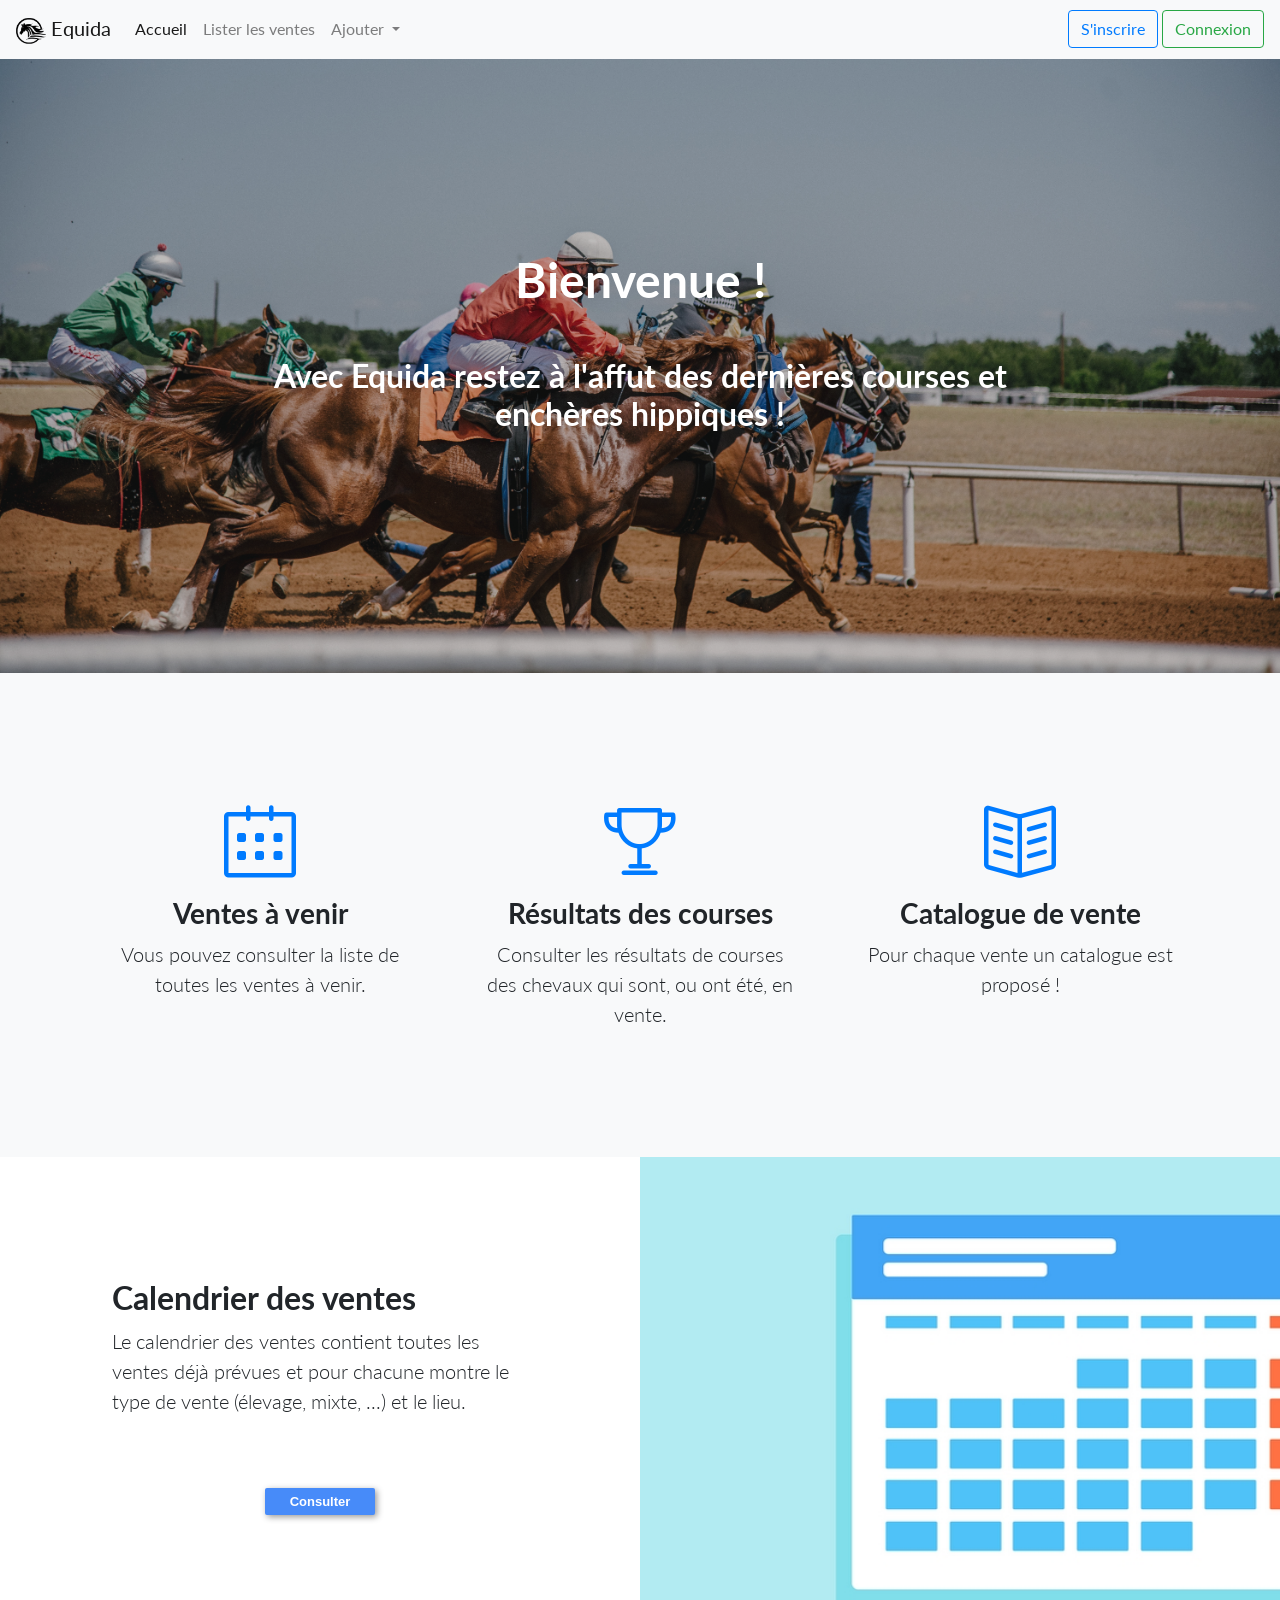
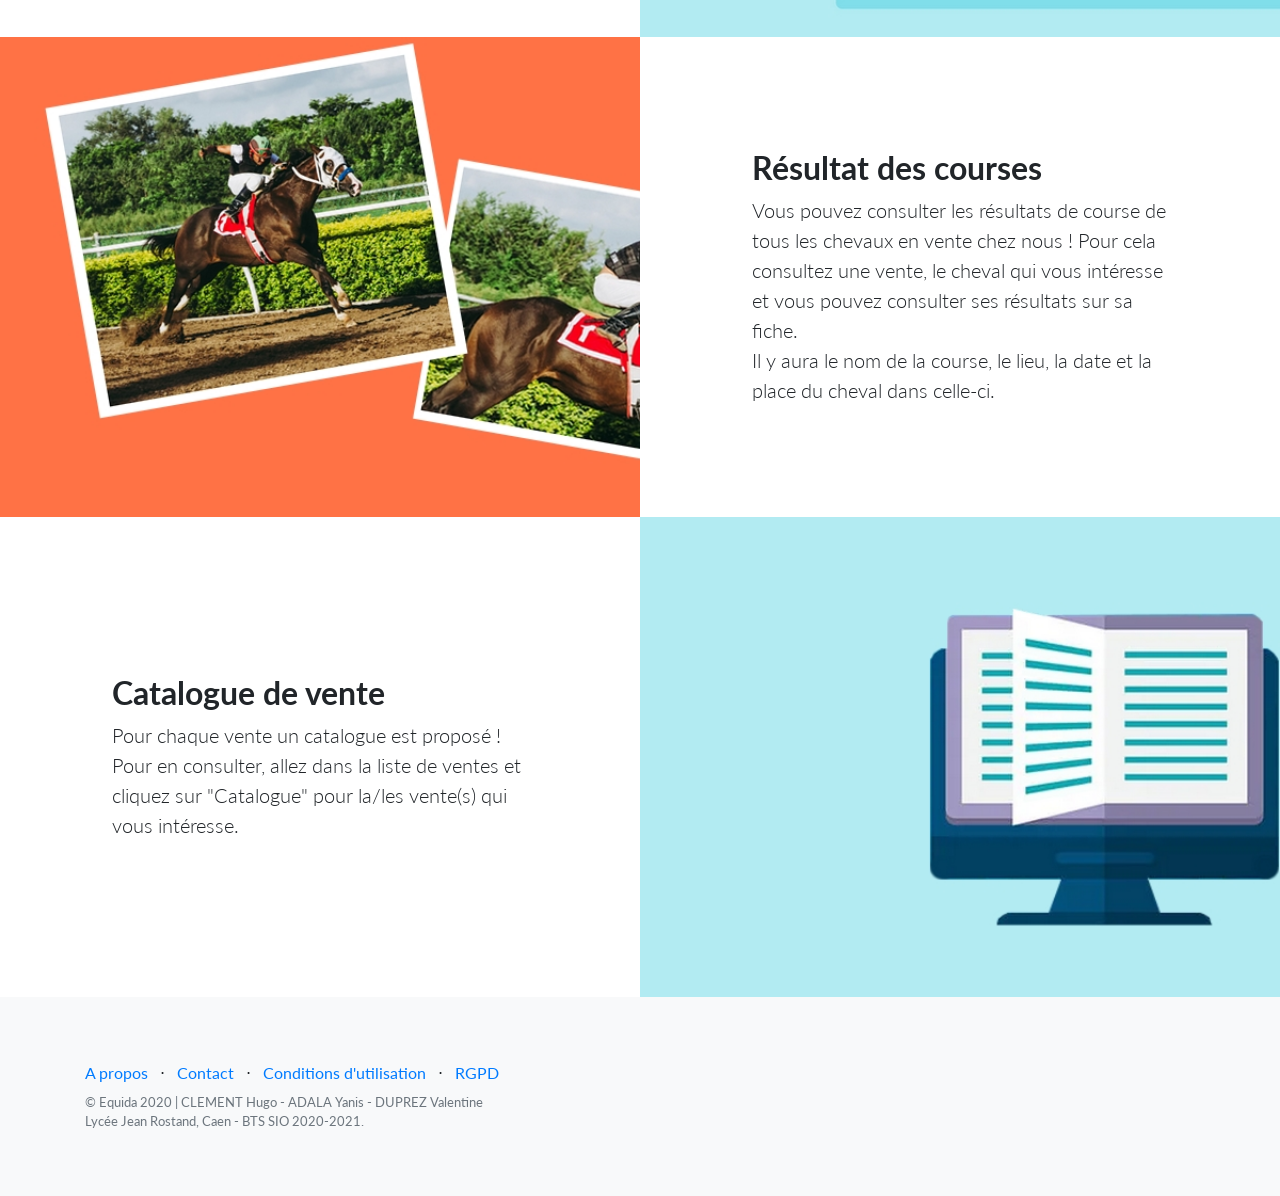
<file: web/index.html>
<!DOCTYPE html>
<html lang="en">

<head>

  <meta charset="utf-8">
  <meta name="viewport" content="width=device-width, initial-scale=1, shrink-to-fit=no">
  <meta name="description" content="">
  <meta name="author" content="">

  <title>Equida - Accueil</title>

  <!-- Bootstrap core CSS -->
  <link href="vendor/bootstrap/css/bootstrap.min.css" rel="stylesheet">

  <!-- Custom fonts for this template -->
  <link href="vendor/fontawesome-free/css/all.min.css" rel="stylesheet">
  <link href="vendor/simple-line-icons/css/simple-line-icons.css" rel="stylesheet" type="text/css">
  <link href="https://fonts.googleapis.com/css?family=Lato:300,400,700,300italic,400italic,700italic" rel="stylesheet" type="text/css">

  <!-- Custom styles for this template -->
  <link href="css/landing-page.min.css" rel="stylesheet">
  <link href="css/landing-page.css" rel="stylesheet">

</head>

<body>

  <!-- Navigation -->
  <nav class="navbar navbar-expand-lg navbar-light bg-light">
  <a class="navbar-brand" href="#">
      <img src="img/Logo2.png" alt="logo cheval" height="30" width="30">
          Equida</a>
  <button class="navbar-toggler" type="button" data-toggle="collapse" data-target="#navbarSupportedContent" aria-controls="navbarSupportedContent" aria-expanded="false" aria-label="Toggle navigation">
    <span class="navbar-toggler-icon"></span>
  </button>

  <div class="collapse navbar-collapse" id="navbarSupportedContent">
    <ul class="navbar-nav mr-auto">
      <li class="nav-item active">
        <a class="nav-link" href="index.html">Accueil <span class="sr-only">(current)</span></a>
      </li>
      <li class="nav-item">
        <a class="nav-link" href="ServletVentes/listerLesVentes">Lister les ventes</a>
      </li>
      <li class="nav-item dropdown">
        <a class="nav-link dropdown-toggle" href="#" id="navbarDropdown" role="button" data-toggle="dropdown" aria-haspopup="true" aria-expanded="false">
          Ajouter
        </a>
        <div class="dropdown-menu" aria-labelledby="navbarDropdown">
          <a class="dropdown-item" href="ServletClient/ajouterClient">Ajouter Client</a>
          <a class="dropdown-item" href="ServletCheval/ajouterCheval">Ajouter Cheval</a>
          <a class="dropdown-item" href="ServletAdmin/ajouterTypeCheval">Ajouter Type Cheval</a>
          <a class="dropdown-item" href="ServletAdmin/ajouterCategVente">Ajouter Catégorie</a>
          <a class="dropdown-item" href="ServletAdmin/ajouterPays">Ajouter Pays</a>
          <a class="dropdown-item" href="ServletAdmin/ajouterLieux">Ajouter Lieux</a>
        </div>
      </li>
    </ul>
      <form class="form-inline my-2 my-lg-0">
      <ul class="form-inline my-2 my-lg-0">
       <a type="button" class="btn btn-outline-primary" href="inscription.html">S'inscrire </a> &nbsp;
       <a type="button" class="btn btn-outline-success" href="connexion.html">Connexion </a>
      </ul>
      </form>
  </div>
        
</nav>


  <!-- Masthead -->
  <header class="masthead text-white text-center">
    <div class="overlay"></div>
    <div class="container">
      <div class="row">
        <div class="col-xl-9 mx-auto">
          <h1 class="mb-5">Bienvenue !</h1>
          <h2 class="mb-5">Avec Equida restez à l'affut des dernières courses et enchères hippiques !</h2>
        </div>
        <div class="col-md-10 col-lg-8 col-xl-7 mx-auto">
          <!--<form>
            <div class="form-row">
              <div class="col-12 col-md-9 mb-2 mb-md-0">
                <input type="email" class="form-control form-control-lg" placeholder="Enter your email...">
              </div>
              <div class="col-12 col-md-3">
                <button type="submit" class="btn btn-block btn-lg btn-primary">Sign up!</button>
              </div>
            </div>
          </form>-->
        </div>
      </div>
    </div>
  </header>

  <!-- Icons Grid -->
  <section class="features-icons bg-light text-center">
    <div class="container">
      <div class="row">
        <div class="col-lg-4">
          <div class="features-icons-item mx-auto mb-5 mb-lg-0 mb-lg-3">
            <div class="features-icons-icon d-flex">
              <i class="icon-calendar m-auto text-primary"></i>
            </div>
            <h3>Ventes à venir</h3>
            <p class="lead mb-0">Vous pouvez consulter la liste de toutes les ventes à venir.</p>
          </div>
        </div>
        <div class="col-lg-4">
          <div class="features-icons-item mx-auto mb-5 mb-lg-0 mb-lg-3">
            <div class="features-icons-icon d-flex">
              <i class="icon-trophy m-auto text-primary"></i>
            </div>
            <h3>Résultats des courses</h3>
            <p class="lead mb-0">Consulter les résultats de courses des chevaux qui sont, ou ont été, en vente.</p>
          </div>
        </div>
        <div class="col-lg-4">
          <div class="features-icons-item mx-auto mb-0 mb-lg-3">
            <div class="features-icons-icon d-flex">
              <i class="icon-book-open m-auto text-primary"></i>
            </div>
            <h3>Catalogue de vente</h3>
            <p class="lead mb-0">Pour chaque vente un catalogue est proposé !</p>
          </div>
        </div>
      </div>
    </div>
  </section>

  <!-- Image Showcases -->
  <section class="showcase">
    <div class="container-fluid p-0">
      <div class="row no-gutters">

        <div class="col-lg-6 order-lg-2 text-white showcase-img" style="background-image: url('img/bg-showcase-1.jpg');"></div>
        <div class="col-lg-6 order-lg-1 my-auto showcase-text">
          <h2>Calendrier des ventes</h2>
          <p class="lead mb-0">Le calendrier des ventes contient toutes les ventes déjà prévues et pour chacune montre le type de vente (élevage, mixte, ...) et le lieu.</p>
          <br><br><br>

          <button class="btBleu" style="display: block; margin : auto; " onclick="window.location.href = 'ServletVentes/CalendrierVentes';">Consulter</button>

        </div>
      </div>
      <div class="row no-gutters">
        <div class="col-lg-6 text-white showcase-img" style="background-image: url('img/bg-showcase-2.jpg');"></div>
        <div class="col-lg-6 my-auto showcase-text">
          <h2>Résultat des courses</h2>
          <p class="lead mb-0">Vous pouvez consulter les résultats de course de tous les chevaux en vente chez nous ! Pour cela consultez une vente, le cheval qui vous intéresse et vous pouvez consulter ses résultats sur sa fiche. <br> Il y aura le nom de la course, le lieu, la date et la place du cheval dans celle-ci.</p>
        </div>
      </div>
      <div class="row no-gutters">
        <div class="col-lg-6 order-lg-2 text-white showcase-img" style="background-image: url('img/bg-showcase-3.jpg');"></div>
        <div class="col-lg-6 order-lg-1 my-auto showcase-text">
          <h2>Catalogue de vente</h2>
          <p class="lead mb-0">Pour chaque vente un catalogue est proposé ! <br> Pour en consulter, allez dans la liste de ventes et cliquez sur "Catalogue" pour la/les vente(s) qui vous intéresse.</p>
        </div>
      </div>
    </div>
  </section>


  <!-- Call to Action -->
  <!--<section class="call-to-action text-white text-center">
    <div class="overlay"></div>
    <div class="container">
      <div class="row">
        <div class="col-xl-9 mx-auto">
          <h2 class="mb-4">Ready to get started? Sign up now!</h2>
        </div>
        <div class="col-md-10 col-lg-8 col-xl-7 mx-auto">
          <form>
            <div class="form-row">
              <div class="col-12 col-md-9 mb-2 mb-md-0">
                <input type="email" class="form-control form-control-lg" placeholder="Enter your email...">
              </div>
              <div class="col-12 col-md-3">
                <button type="submit" class="btn btn-block btn-lg btn-primary">Sign up!</button>
              </div>
            </div>
          </form>
        </div>
      </div>
    </div>
  </section>
  -->

  <!-- Footer -->
  <footer class="footer bg-light">
    <div class="container">
      <div class="row">
        <div class="col-lg-6 h-100 text-center text-lg-left my-auto">
          <ul class="list-inline mb-2">
            <li class="list-inline-item">
              <a href="#">A propos</a>
            </li>
            <li class="list-inline-item">&sdot;</li>
            <li class="list-inline-item">
              <a href="#">Contact</a>
            </li>
            <li class="list-inline-item">&sdot;</li>
            <li class="list-inline-item">
              <a href="#">Conditions d'utilisation</a>
            </li>
            <li class="list-inline-item">&sdot;</li>
            <li class="list-inline-item">
              <a href="#">RGPD</a>
            </li>
          </ul>
          <p class="text-muted small mb-4 mb-lg-0">&copy; Equida 2020 | CLEMENT Hugo - ADALA Yanis - DUPREZ Valentine <br> Lycée Jean Rostand, Caen - BTS SIO 2020-2021.</p>
        </div>
        
      </div>
    </div>
  </footer>
    </body>
</html>

  <!-- Bootstrap core JavaScript -->
  <script src="vendor/jquery/jquery.min.js"></script>
  <script src="vendor/bootstrap/js/bootstrap.bundle.min.js"></script>

</body>

</html>
</file>
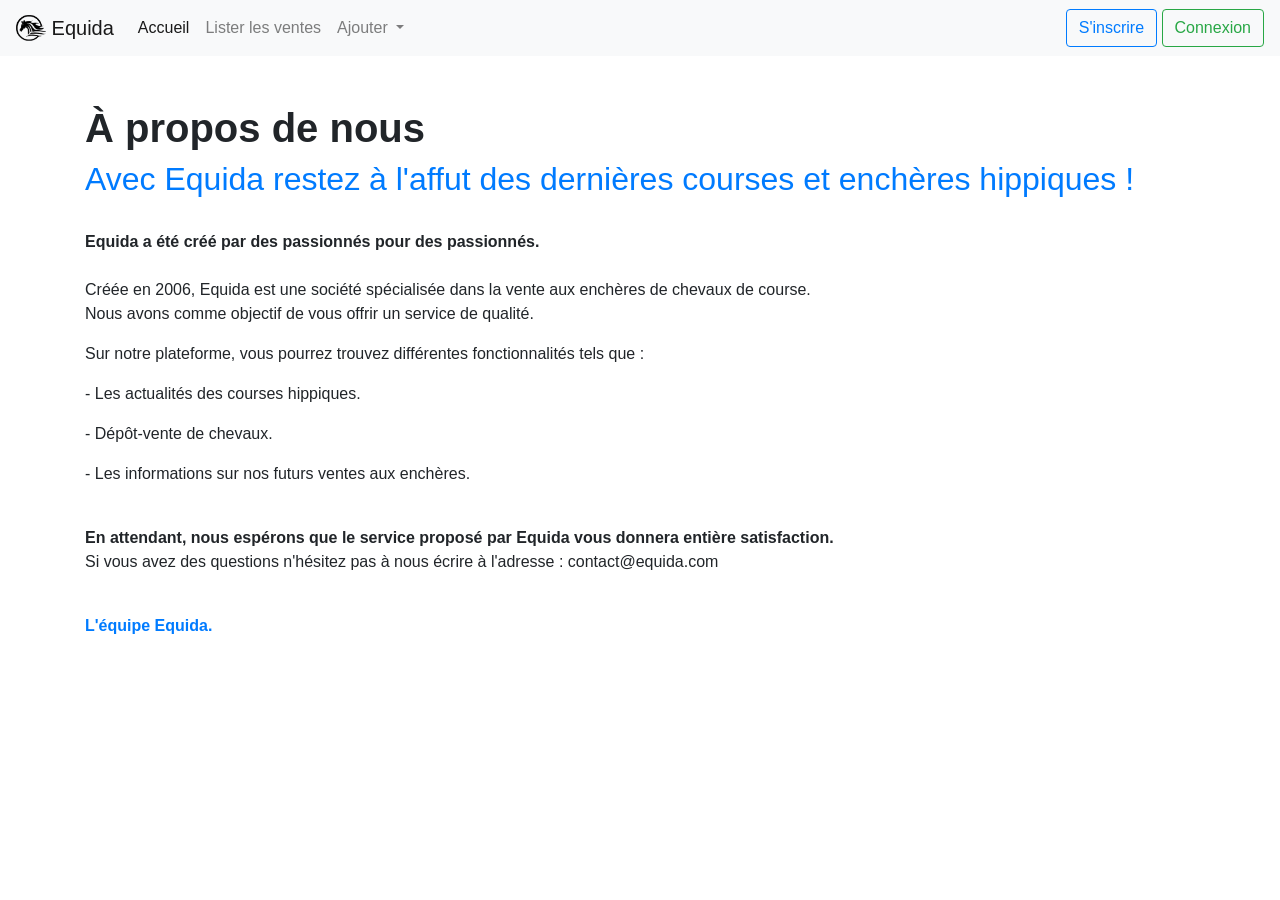
<file: web/A_propos.html>
<!DOCTYPE html>
<!--
To change this license header, choose License Headers in Project Properties.
To change this template file, choose Tools | Templates
and open the template in the editor.
-->
<html>
    <head>
        <title>A propos</title>
        <meta charset="UTF-8">
        <meta name="viewport" content="width=device-width, initial-scale=1, shrink-to-fit=no">
        <!--<LINK href="stylesheet.css" rel="stylesheet" type="text/css">-->
    </head>
    <body>        
       
       <link rel="stylesheet" href="https://stackpath.bootstrapcdn.com/bootstrap/4.5.2/css/bootstrap.min.css" integrity="sha384-JcKb8q3iqJ61gNV9KGb8thSsNjpSL0n8PARn9HuZOnIxN0hoP+VmmDGMN5t9UJ0Z" crossorigin="anonymous">

    <nav class="navbar navbar-expand-lg navbar-light bg-light">
        <a class="navbar-brand" href="index.html">
            <img src="vues/img/Logo2.png" width="30" height="30" class="d-inline-block align-top" alt="ilg">
            Equida
        </a>
  <button class="navbar-toggler" type="button" data-toggle="collapse" data-target="#navbarSupportedContent" aria-controls="navbarSupportedContent" aria-expanded="false" aria-label="Toggle navigation">
    <span class="navbar-toggler-icon"></span>
  </button>

  <div class="collapse navbar-collapse" id="navbarSupportedContent">
    <ul class="navbar-nav mr-auto">
      <li class="nav-item active">
        <a class="nav-link" href="index.html">Accueil <span class="sr-only">(current)</span></a>
      </li>
      <li class="nav-item">
        <a class="nav-link" href="ServletVentes/listerLesVentes">Lister les ventes</a>
      </li>
      <li class="nav-item dropdown">
        <a class="nav-link dropdown-toggle" href="#" id="navbarDropdown" role="button" data-toggle="dropdown" aria-haspopup="true" aria-expanded="false">
          Ajouter
        </a>
        <div class="dropdown-menu" aria-labelledby="navbarDropdown">
          <a class="dropdown-item" href="ServletClient/ajouterClient">Ajouter Client</a>
          <a class="dropdown-item" href="ServletCheval/ajouterCheval">Ajouter Cheval</a>
          <a class="dropdown-item" href="ServletAdmin/ajouterCategVente">Ajouter Catégorie</a>
           
        </div>
      </li>
    </ul>
      
      <form class="form-inline my-2 my-lg-0">
      <ul class="form-inline my-2 my-lg-0">
       <a type="button" class="btn btn-outline-primary" href="inscription.html">S'inscrire </a> &nbsp;
       <a type="button" class="btn btn-outline-success" href="connexion.html">Connexion </a>
       
      </ul>
      
  
      
  </div>
</nav>
                      </br>

      
       <section>
           <div class="container">
               
               </br>
               
               <h1> <b> À propos de nous </b></h1>

<h2 class="text-primary"> Avec Equida restez à l'affut des dernières courses et enchères hippiques !</h2>
</br>
<aside> 
    <b> Equida a été créé par des passionnés pour des passionnés.</b>

</aside>
</br>

<aside>
    
    <p> Créée en 2006, Equida est une société spécialisée dans la vente aux enchères de chevaux de course.</br> Nous avons comme objectif de vous offrir un service de qualité.</p>  
    <p> Sur notre plateforme, vous pourrez trouvez différentes fonctionnalités tels que :</p>
    <p>- Les actualités des courses hippiques.</p>
    <p>- Dépôt-vente de chevaux. </p>
    <p>- Les informations sur nos futurs ventes aux enchères.</p>
    
</aside>

<br>
<aside>
    <b> En attendant, nous espérons que le service proposé par Equida vous donnera entière satisfaction.</b>
    <p>Si vous avez des questions n'hésitez pas à nous écrire à l'adresse : contact@equida.com </p>
</aside>
<br>
<b class="text-primary">L'équipe Equida.</b>
  
           </div>
       </section>
    </body>
</html>

<!-- JS, Popper.js, and jQuery -->
<script src="https://code.jquery.com/jquery-3.5.1.slim.min.js" integrity="sha384-DfXdz2htPH0lsSSs5nCTpuj/zy4C+OGpamoFVy38MVBnE+IbbVYUew+OrCXaRkfj" crossorigin="anonymous"></script>
<script src="https://cdn.jsdelivr.net/npm/popper.js@1.16.1/dist/umd/popper.min.js" integrity="sha384-9/reFTGAW83EW2RDu2S0VKaIzap3H66lZH81PoYlFhbGU+6BZp6G7niu735Sk7lN" crossorigin="anonymous"></script>
<script src="https://stackpath.bootstrapcdn.com/bootstrap/4.5.2/js/bootstrap.min.js" integrity="sha384-B4gt1jrGC7Jh4AgTPSdUtOBvfO8shuf57BaghqFfPlYxofvL8/KUEfYiJOMMV+rV" crossorigin="anonymous"></script>
</file>
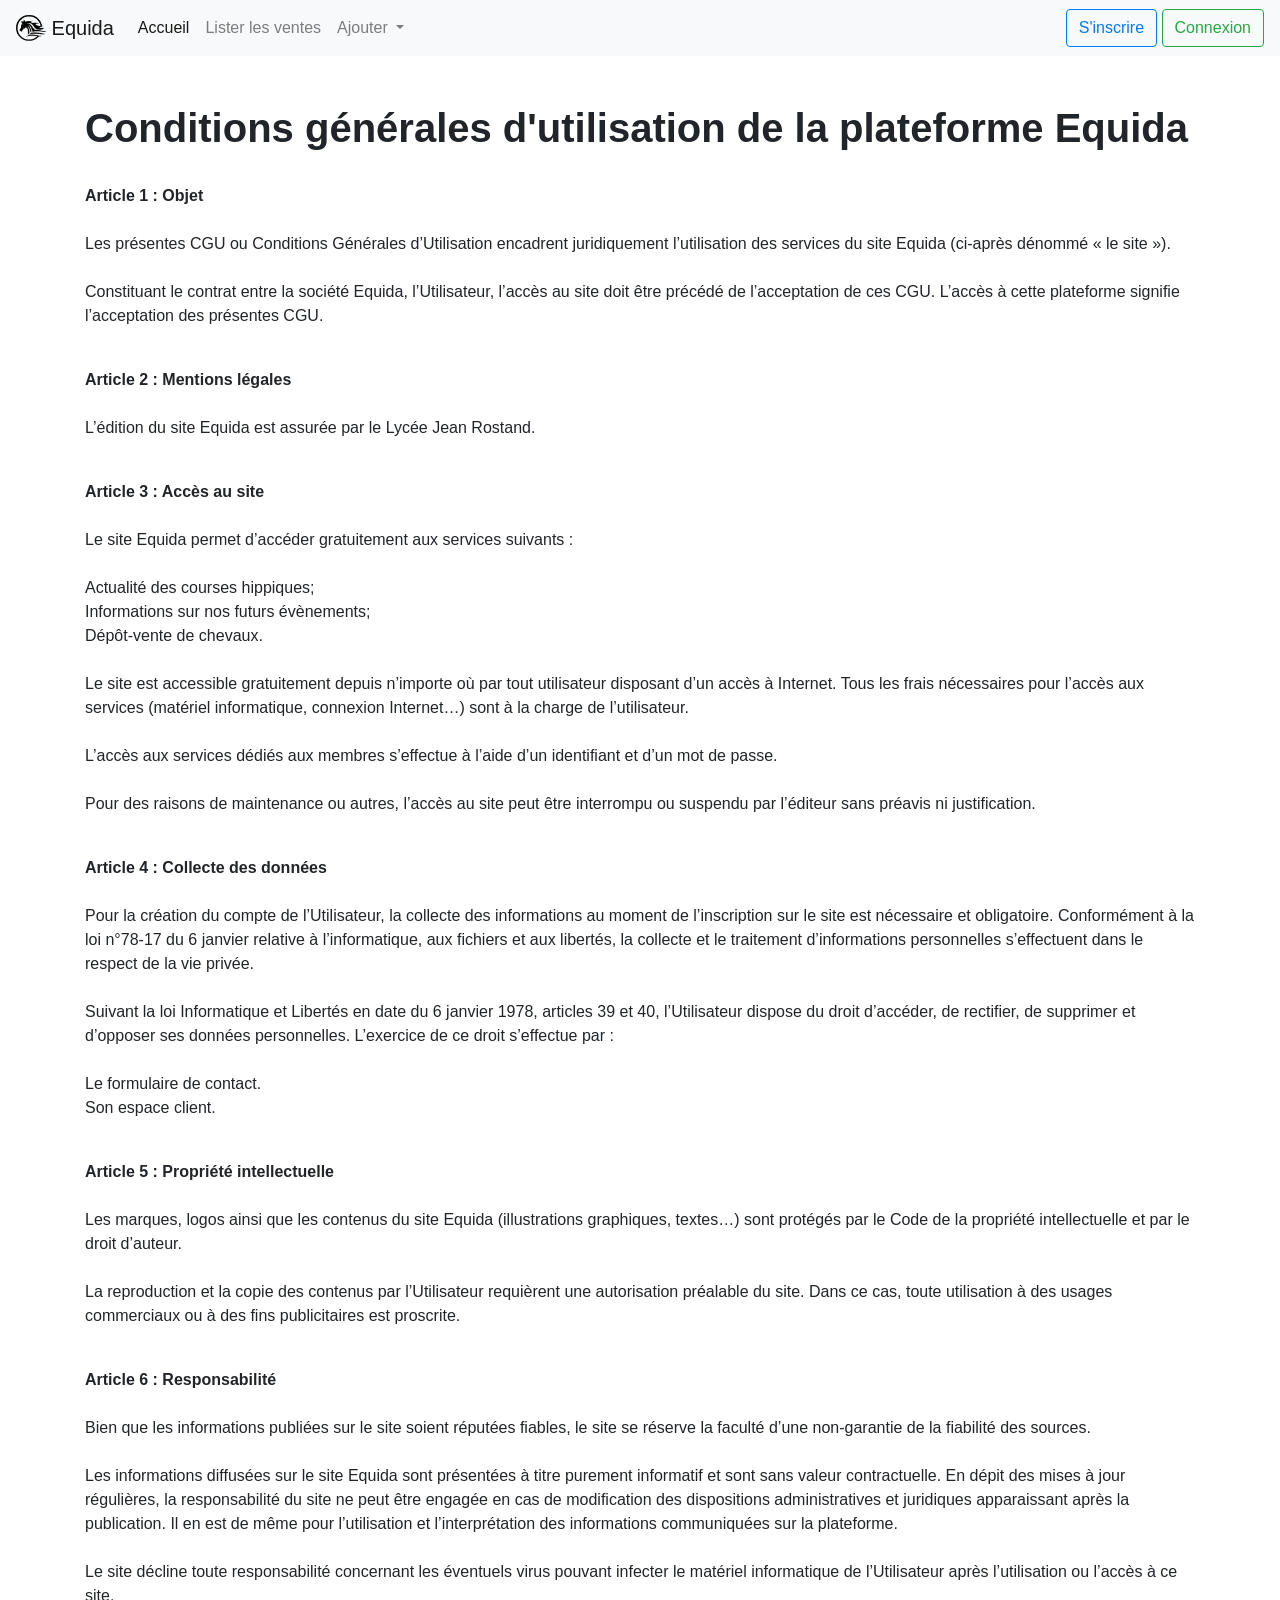
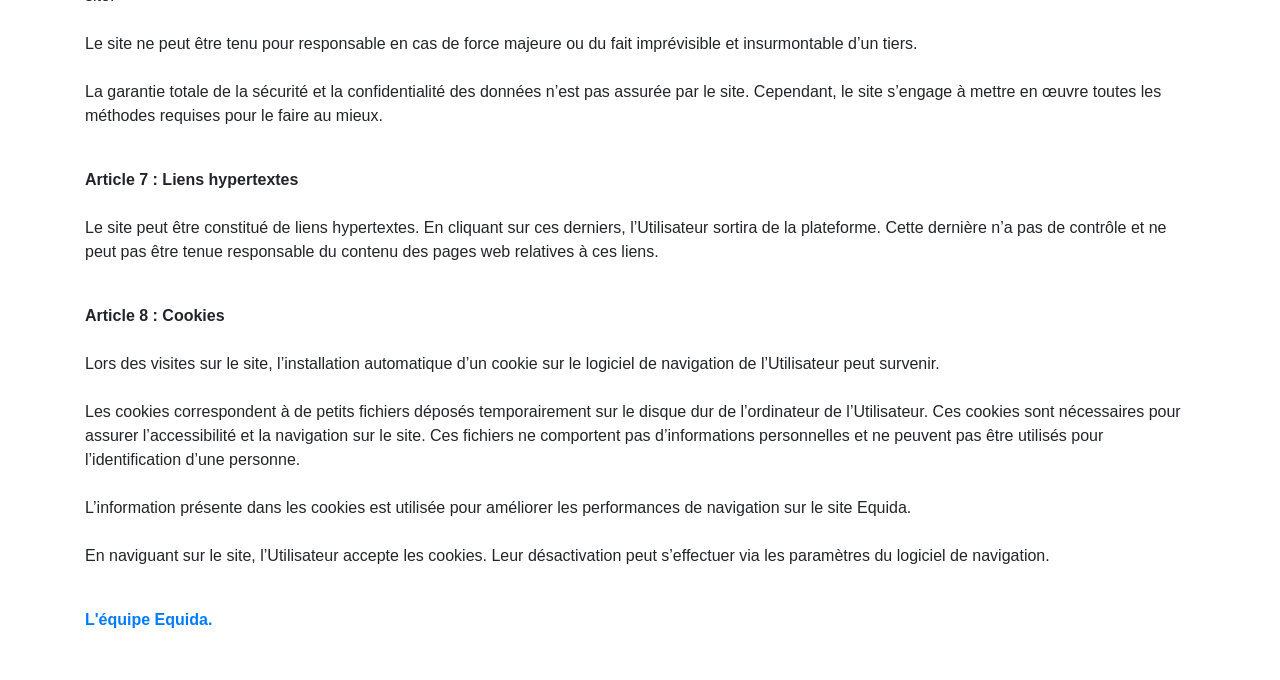
<file: web/condition.html>
<!DOCTYPE html>
<!--
To change this license header, choose License Headers in Project Properties.
To change this template file, choose Tools | Templates
and open the template in the editor.
-->
<html>
    <head>
        <title>Conditions d'utilisation</title>
        <meta charset="UTF-8">
        <meta name="viewport" content="width=device-width, initial-scale=1, shrink-to-fit=no">
        <!--<LINK href="stylesheet.css" rel="stylesheet" type="text/css">-->
    </head>
    <body>        
       
       <link rel="stylesheet" href="https://stackpath.bootstrapcdn.com/bootstrap/4.5.2/css/bootstrap.min.css" integrity="sha384-JcKb8q3iqJ61gNV9KGb8thSsNjpSL0n8PARn9HuZOnIxN0hoP+VmmDGMN5t9UJ0Z" crossorigin="anonymous">

    <nav class="navbar navbar-expand-lg navbar-light bg-light">
        <a class="navbar-brand" href="index.html">
            <img src="vues/img/Logo2.png" width="30" height="30" class="d-inline-block align-top" alt="ilg">
            Equida
        </a>
  <button class="navbar-toggler" type="button" data-toggle="collapse" data-target="#navbarSupportedContent" aria-controls="navbarSupportedContent" aria-expanded="false" aria-label="Toggle navigation">
    <span class="navbar-toggler-icon"></span>
  </button>

  <div class="collapse navbar-collapse" id="navbarSupportedContent">
    <ul class="navbar-nav mr-auto">
      <li class="nav-item active">
        <a class="nav-link" href="index.html">Accueil <span class="sr-only">(current)</span></a>
      </li>
      <li class="nav-item">
        <a class="nav-link" href="ServletVentes/listerLesVentes">Lister les ventes</a>
      </li>
      <li class="nav-item dropdown">
        <a class="nav-link dropdown-toggle" href="#" id="navbarDropdown" role="button" data-toggle="dropdown" aria-haspopup="true" aria-expanded="false">
          Ajouter
        </a>
        <div class="dropdown-menu" aria-labelledby="navbarDropdown">
          <a class="dropdown-item" href="ServletClient/ajouterClient">Ajouter Client</a>
          <a class="dropdown-item" href="ServletCheval/ajouterCheval">Ajouter Cheval</a>
          <a class="dropdown-item" href="ServletAdmin/ajouterCategVente">Ajouter Catégorie</a>
           
        </div>
      </li>
    </ul>
      
      <form class="form-inline my-2 my-lg-0">
      <ul class="form-inline my-2 my-lg-0">
       <a type="button" class="btn btn-outline-primary" href="inscription.html">S'inscrire </a> &nbsp;
       <a type="button" class="btn btn-outline-success" href="connexion.html">Connexion </a>
       
      </ul>
      
  
      
  </div>
</nav>
                      </br>

      
       <section>
           <div class="container">
               
               </br>
               
<h1> <b> Conditions générales d'utilisation de la plateforme Equida </b></h1>
      

</br>

<aside> 
<b> Article 1 : Objet </b> </br>

</br>
<p> Les présentes CGU ou Conditions Générales d’Utilisation encadrent juridiquement l’utilisation des services du site Equida (ci-après dénommé « le site »).</br></br>

    Constituant le contrat entre la société Equida, l’Utilisateur, l’accès au site doit être précédé de l’acceptation de ces CGU. L’accès à cette plateforme signifie l’acceptation des présentes CGU.</br></p>

</aside>
</br>
<aside> 
<b> Article 2 : Mentions légales </b> </br>

</br>
<p> L’édition du site Equida est assurée par le Lycée Jean Rostand.</br></p>

</aside>

</br>

<aside> 
<b> Article 3 : Accès au site </b> </br>

</br>
<p> Le site Equida permet d’accéder gratuitement aux services suivants :</br></br>

    Actualité des courses hippiques;</br>
    Informations sur nos futurs évènements;</br>
    Dépôt-vente de chevaux.</br></br>

Le site est accessible gratuitement depuis n’importe où par tout utilisateur disposant d’un accès à Internet. Tous les frais nécessaires pour l’accès aux services (matériel informatique, connexion Internet…) sont à la charge de l’utilisateur.</br></br>

L’accès aux services dédiés aux membres s’effectue à l’aide d’un identifiant et d’un mot de passe.</br></br>

Pour des raisons de maintenance ou autres, l’accès au site peut être interrompu ou suspendu par l’éditeur sans préavis ni justification.</br></p>

</aside>

</br>

<aside> 
<b> Article 4 : Collecte des données </b> </br>

</br>
<p> Pour la création du compte de l’Utilisateur, la collecte des informations au moment de l’inscription sur le site est nécessaire et obligatoire. Conformément à la loi n°78-17 du 6 janvier relative à l’informatique, aux fichiers et aux libertés, la collecte et le traitement d’informations personnelles s’effectuent dans le respect de la vie privée.</br></br>

Suivant la loi Informatique et Libertés en date du 6 janvier 1978, articles 39 et 40, l’Utilisateur dispose du droit d’accéder, de rectifier, de supprimer et d’opposer ses données personnelles. L’exercice de ce droit s’effectue par :</br></br>

Le formulaire de contact.</br>
    Son espace client.
</br></p>

</aside>

</br>

<aside> 
<b> Article 5 : Propriété intellectuelle </b> </br>

</br>
<p> Les marques, logos ainsi que les contenus du site Equida (illustrations graphiques, textes…) sont protégés par le Code de la propriété intellectuelle et par le droit d’auteur.</br></br>

La reproduction et la copie des contenus par l’Utilisateur requièrent une autorisation préalable du site. Dans ce cas, toute utilisation à des usages commerciaux ou à des fins publicitaires est proscrite.
</br></p>

</aside>

</br>

<aside> 
<b> Article 6 : Responsabilité </b> </br>

</br>
<p> Bien que les informations publiées sur le site soient réputées fiables, le site se réserve la faculté d’une non-garantie de la fiabilité des sources.</br></br>

Les informations diffusées sur le site Equida sont présentées à titre purement informatif et sont sans valeur contractuelle. En dépit des mises à jour régulières, la responsabilité du site ne peut être engagée en cas de modification des dispositions administratives et juridiques apparaissant après la publication. Il en est de même pour l’utilisation et l’interprétation des informations communiquées sur la plateforme.</br></br>

Le site décline toute responsabilité concernant les éventuels virus pouvant infecter le matériel informatique de l’Utilisateur après l’utilisation ou l’accès à ce site.</br></br>

Le site ne peut être tenu pour responsable en cas de force majeure ou du fait imprévisible et insurmontable d’un tiers.</br></br>

La garantie totale de la sécurité et la confidentialité des données n’est pas assurée par le site. Cependant, le site s’engage à mettre en œuvre toutes les méthodes requises pour le faire au mieux.
</br></p>

</aside>

</br>

<aside> 
<b> Article 7 : Liens hypertextes </b> </br>

</br>
<p> Le site peut être constitué de liens hypertextes. En cliquant sur ces derniers, l’Utilisateur sortira de la plateforme. Cette dernière n’a pas de contrôle et ne peut pas être tenue responsable du contenu des pages web relatives à ces liens.
</br></p>

</aside>

</br>

<aside> 
<b> Article 8 : Cookies </b> </br>

</br>
<p> Lors des visites sur le site, l’installation automatique d’un cookie sur le logiciel de navigation de l’Utilisateur peut survenir.</br></br>

Les cookies correspondent à de petits fichiers déposés temporairement sur le disque dur de l’ordinateur de l’Utilisateur. Ces cookies sont nécessaires pour assurer l’accessibilité et la navigation sur le site. Ces fichiers ne comportent pas d’informations personnelles et ne peuvent pas être utilisés pour l’identification d’une personne.</br></br>

L’information présente dans les cookies est utilisée pour améliorer les performances de navigation sur le site Equida.</br></br>

En naviguant sur le site, l’Utilisateur accepte les cookies. Leur désactivation peut s’effectuer via les paramètres du logiciel de navigation.
</br></p>

</aside>
</br>
<b class="text-primary">L'équipe Equida.</b>
  </br>
  </br>
  </br>
           </div>
       </section>
    </body>
</html>

<!-- JS, Popper.js, and jQuery -->
<script src="https://code.jquery.com/jquery-3.5.1.slim.min.js" integrity="sha384-DfXdz2htPH0lsSSs5nCTpuj/zy4C+OGpamoFVy38MVBnE+IbbVYUew+OrCXaRkfj" crossorigin="anonymous"></script>
<script src="https://cdn.jsdelivr.net/npm/popper.js@1.16.1/dist/umd/popper.min.js" integrity="sha384-9/reFTGAW83EW2RDu2S0VKaIzap3H66lZH81PoYlFhbGU+6BZp6G7niu735Sk7lN" crossorigin="anonymous"></script>
<script src="https://stackpath.bootstrapcdn.com/bootstrap/4.5.2/js/bootstrap.min.js" integrity="sha384-B4gt1jrGC7Jh4AgTPSdUtOBvfO8shuf57BaghqFfPlYxofvL8/KUEfYiJOMMV+rV" crossorigin="anonymous"></script>
</file>
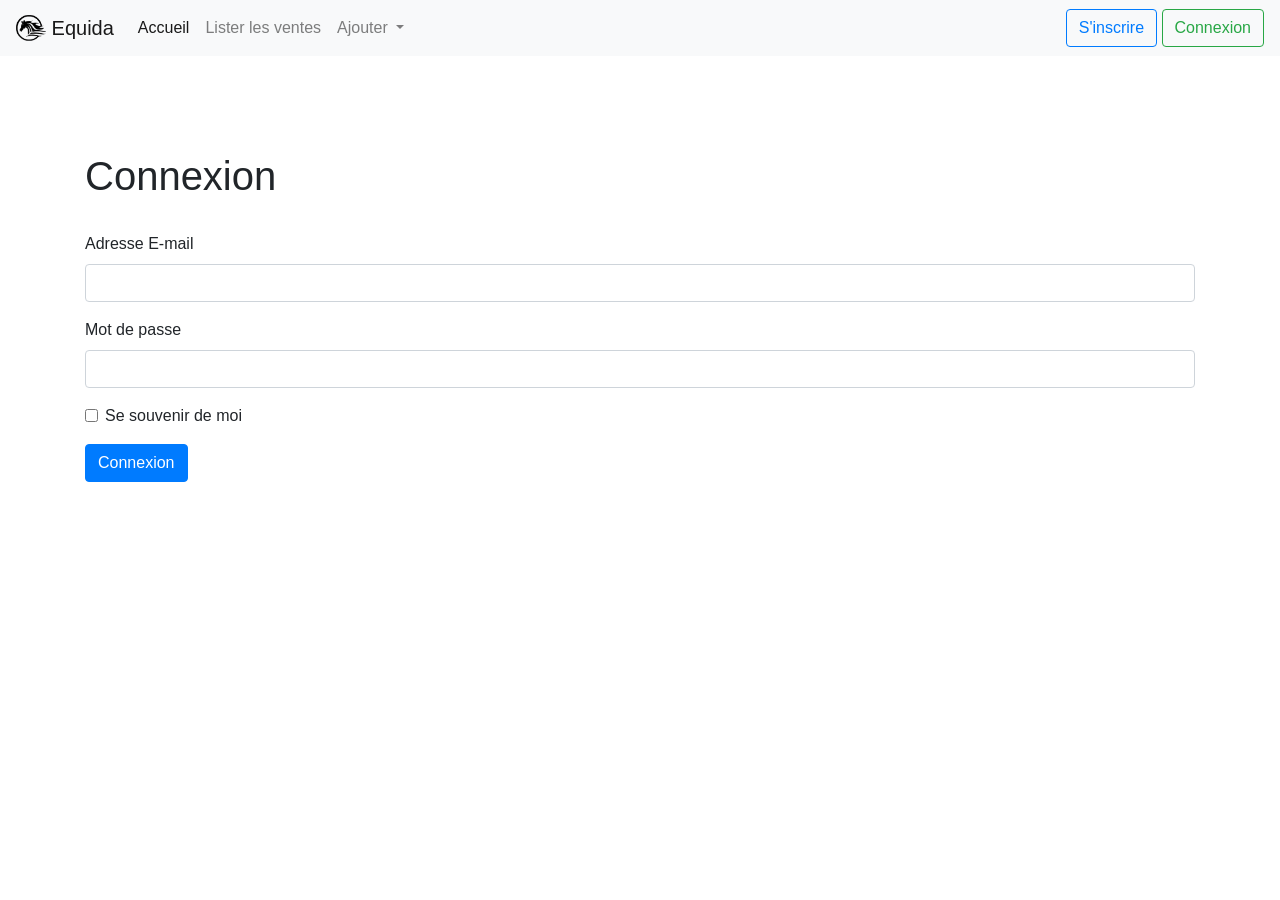
<file: web/connexion.html>
<!DOCTYPE html>
<!--
To change this license header, choose License Headers in Project Properties.
To change this template file, choose Tools | Templates
and open the template in the editor.
-->
<html>
    <head>
        <title>Connexion</title>
        <meta charset="UTF-8">
        <meta name="viewport" content="width=device-width, initial-scale=1, shrink-to-fit=no">
        <!--<LINK href="stylesheet.css" rel="stylesheet" type="text/css">-->
    </head>
    <body>        
       
       <link rel="stylesheet" href="https://stackpath.bootstrapcdn.com/bootstrap/4.5.2/css/bootstrap.min.css" integrity="sha384-JcKb8q3iqJ61gNV9KGb8thSsNjpSL0n8PARn9HuZOnIxN0hoP+VmmDGMN5t9UJ0Z" crossorigin="anonymous">

    <nav class="navbar navbar-expand-lg navbar-light bg-light">
        <a class="navbar-brand" href="index.html">
            <img src="vues/img/Logo2.png" width="30" height="30" class="d-inline-block align-top" alt="ilg">
            Equida
        </a>
  <button class="navbar-toggler" type="button" data-toggle="collapse" data-target="#navbarSupportedContent" aria-controls="navbarSupportedContent" aria-expanded="false" aria-label="Toggle navigation">
    <span class="navbar-toggler-icon"></span>
  </button>

  <div class="collapse navbar-collapse" id="navbarSupportedContent">
    <ul class="navbar-nav mr-auto">
      <li class="nav-item active">
        <a class="nav-link" href="index.html">Accueil <span class="sr-only">(current)</span></a>
      </li>
      <li class="nav-item">
        <a class="nav-link" href="ServletVentes/listerLesVentes">Lister les ventes</a>
      </li>
      <li class="nav-item dropdown">
        <a class="nav-link dropdown-toggle" href="#" id="navbarDropdown" role="button" data-toggle="dropdown" aria-haspopup="true" aria-expanded="false">
          Ajouter
        </a>
        <div class="dropdown-menu" aria-labelledby="navbarDropdown">
          <a class="dropdown-item" href="ServletClient/ajouterClient">Ajouter Client</a>
          <a class="dropdown-item" href="ServletCheval/ajouterCheval">Ajouter Cheval</a>
          <a class="dropdown-item" href="ServletAdmin/ajouterCategVente">Ajouter Catégorie</a>
           
        </div>
      </li>
    </ul>
      
      <form class="form-inline my-2 my-lg-0">
      <ul class="form-inline my-2 my-lg-0">
       <a type="button" class="btn btn-outline-primary" href="inscription.html">S'inscrire </a> &nbsp;
       <a type="button" class="btn btn-outline-success" href="connexion.html">Connexion </a>
       
      </ul>
      
     
      
   
      
  </div>
</nav>
  
       </br>
       </br>
       </br>
       </br>
     
       <div class="container">
           <h1> Connexion </h1>
       </br>
       
    <form>
  <div class="form-group">
    <label for="mail">Adresse E-mail</label>
    <input type="email" class="form-control" id="mail" size="30" aria-describedby="emailHelp">
  </div>
  <div class="form-group">
    <label for="mdp">Mot de passe</label>
    <input type="password" class="form-control" id="mdp">
  </div>
  <div class="form-group form-check">
    <input type="checkbox" class="form-check-input" id="exampleCheck1">
    <label class="form-check-label" for="exampleCheck1">Se souvenir de moi</label>
  </div>
  <button type="submit" class="btn btn-primary">Connexion</button>
    
       </div>
        
       
    </body>
</html>

<!-- JS, Popper.js, and jQuery -->
<script src="https://code.jquery.com/jquery-3.5.1.slim.min.js" integrity="sha384-DfXdz2htPH0lsSSs5nCTpuj/zy4C+OGpamoFVy38MVBnE+IbbVYUew+OrCXaRkfj" crossorigin="anonymous"></script>
<script src="https://cdn.jsdelivr.net/npm/popper.js@1.16.1/dist/umd/popper.min.js" integrity="sha384-9/reFTGAW83EW2RDu2S0VKaIzap3H66lZH81PoYlFhbGU+6BZp6G7niu735Sk7lN" crossorigin="anonymous"></script>
<script src="https://stackpath.bootstrapcdn.com/bootstrap/4.5.2/js/bootstrap.min.js" integrity="sha384-B4gt1jrGC7Jh4AgTPSdUtOBvfO8shuf57BaghqFfPlYxofvL8/KUEfYiJOMMV+rV" crossorigin="anonymous"></script>
</file>
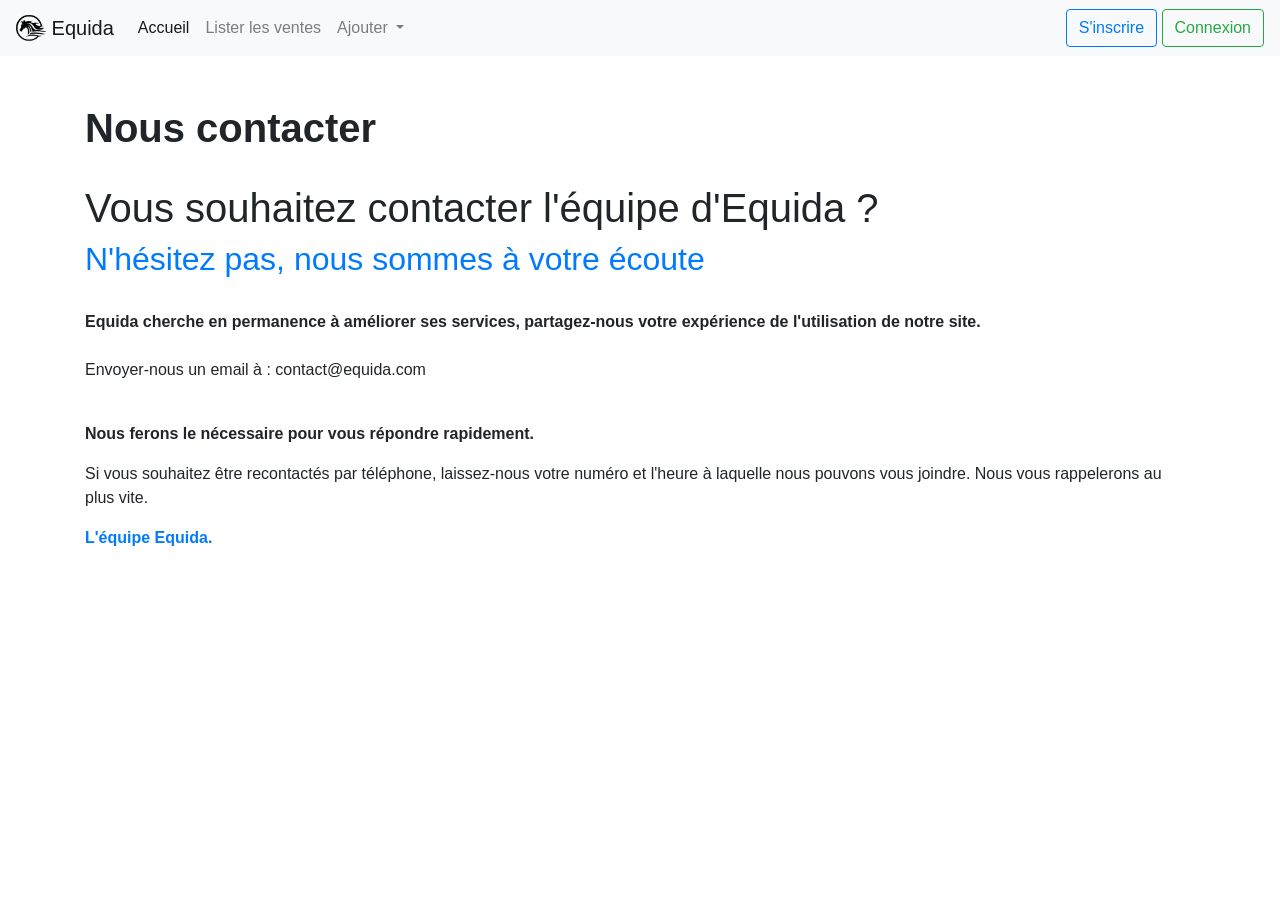
<file: web/contact.html>
<!DOCTYPE html>
<!--
To change this license header, choose License Headers in Project Properties.
To change this template file, choose Tools | Templates
and open the template in the editor.
-->
<html>
    <head>
        <title>Nous contacter</title>
        <meta charset="UTF-8">
        <meta name="viewport" content="width=device-width, initial-scale=1, shrink-to-fit=no">
        <!--<LINK href="stylesheet.css" rel="stylesheet" type="text/css">-->
    </head>
    <body>        
       
       <link rel="stylesheet" href="https://stackpath.bootstrapcdn.com/bootstrap/4.5.2/css/bootstrap.min.css" integrity="sha384-JcKb8q3iqJ61gNV9KGb8thSsNjpSL0n8PARn9HuZOnIxN0hoP+VmmDGMN5t9UJ0Z" crossorigin="anonymous">

    <nav class="navbar navbar-expand-lg navbar-light bg-light">
        <a class="navbar-brand" href="index.html">
            <img src="vues/img/Logo2.png" width="30" height="30" class="d-inline-block align-top" alt="ilg">
            Equida
        </a>
  <button class="navbar-toggler" type="button" data-toggle="collapse" data-target="#navbarSupportedContent" aria-controls="navbarSupportedContent" aria-expanded="false" aria-label="Toggle navigation">
    <span class="navbar-toggler-icon"></span>
  </button>

  <div class="collapse navbar-collapse" id="navbarSupportedContent">
    <ul class="navbar-nav mr-auto">
      <li class="nav-item active">
        <a class="nav-link" href="index.html">Accueil <span class="sr-only">(current)</span></a>
      </li>
      <li class="nav-item">
        <a class="nav-link" href="ServletVentes/listerLesVentes">Lister les ventes</a>
      </li>
      <li class="nav-item dropdown">
        <a class="nav-link dropdown-toggle" href="#" id="navbarDropdown" role="button" data-toggle="dropdown" aria-haspopup="true" aria-expanded="false">
          Ajouter
        </a>
        <div class="dropdown-menu" aria-labelledby="navbarDropdown">
          <a class="dropdown-item" href="ServletClient/ajouterClient">Ajouter Client</a>
          <a class="dropdown-item" href="ServletCheval/ajouterCheval">Ajouter Cheval</a>
          <a class="dropdown-item" href="ServletAdmin/ajouterCategVente">Ajouter Catégorie</a>
           
        </div>
      </li>
    </ul>
      
      <form class="form-inline my-2 my-lg-0">
      <ul class="form-inline my-2 my-lg-0">
       <a type="button" class="btn btn-outline-primary" href="inscription.html">S'inscrire </a> &nbsp;
       <a type="button" class="btn btn-outline-success" href="connexion.html">Connexion </a>
       
      </ul>
      
  
      
  </div>
</nav>
                      </br>

      
       <section>
           <div class="container">
               
               </br>
               
<h1> <b> Nous contacter </b></h1>
      

</br>
<aside>
    <h1>Vous souhaitez contacter l'équipe d'Equida ?</h1>
<h2 class="text-primary">N'hésitez pas, nous sommes à votre écoute</h2><br>
</aside>

<aside> 

<b>Equida cherche en permanence à améliorer ses services, partagez-nous votre expérience de l'utilisation de notre site. </b><br> <br>

<p>Envoyer-nous un email à : contact@equida.com </p></br>
<p><b> Nous ferons le nécessaire pour vous répondre rapidement. </b></p>

<p> Si vous souhaitez être recontactés par téléphone, laissez-nous votre numéro et l'heure à laquelle nous pouvons vous joindre. Nous vous rappelerons au plus vite. </p>
</aside>

<b class="text-primary">L'équipe Equida.</b>
  
           </div>
       </section>
    </body>
</html>

<!-- JS, Popper.js, and jQuery -->
<script src="https://code.jquery.com/jquery-3.5.1.slim.min.js" integrity="sha384-DfXdz2htPH0lsSSs5nCTpuj/zy4C+OGpamoFVy38MVBnE+IbbVYUew+OrCXaRkfj" crossorigin="anonymous"></script>
<script src="https://cdn.jsdelivr.net/npm/popper.js@1.16.1/dist/umd/popper.min.js" integrity="sha384-9/reFTGAW83EW2RDu2S0VKaIzap3H66lZH81PoYlFhbGU+6BZp6G7niu735Sk7lN" crossorigin="anonymous"></script>
<script src="https://stackpath.bootstrapcdn.com/bootstrap/4.5.2/js/bootstrap.min.js" integrity="sha384-B4gt1jrGC7Jh4AgTPSdUtOBvfO8shuf57BaghqFfPlYxofvL8/KUEfYiJOMMV+rV" crossorigin="anonymous"></script>
</file>
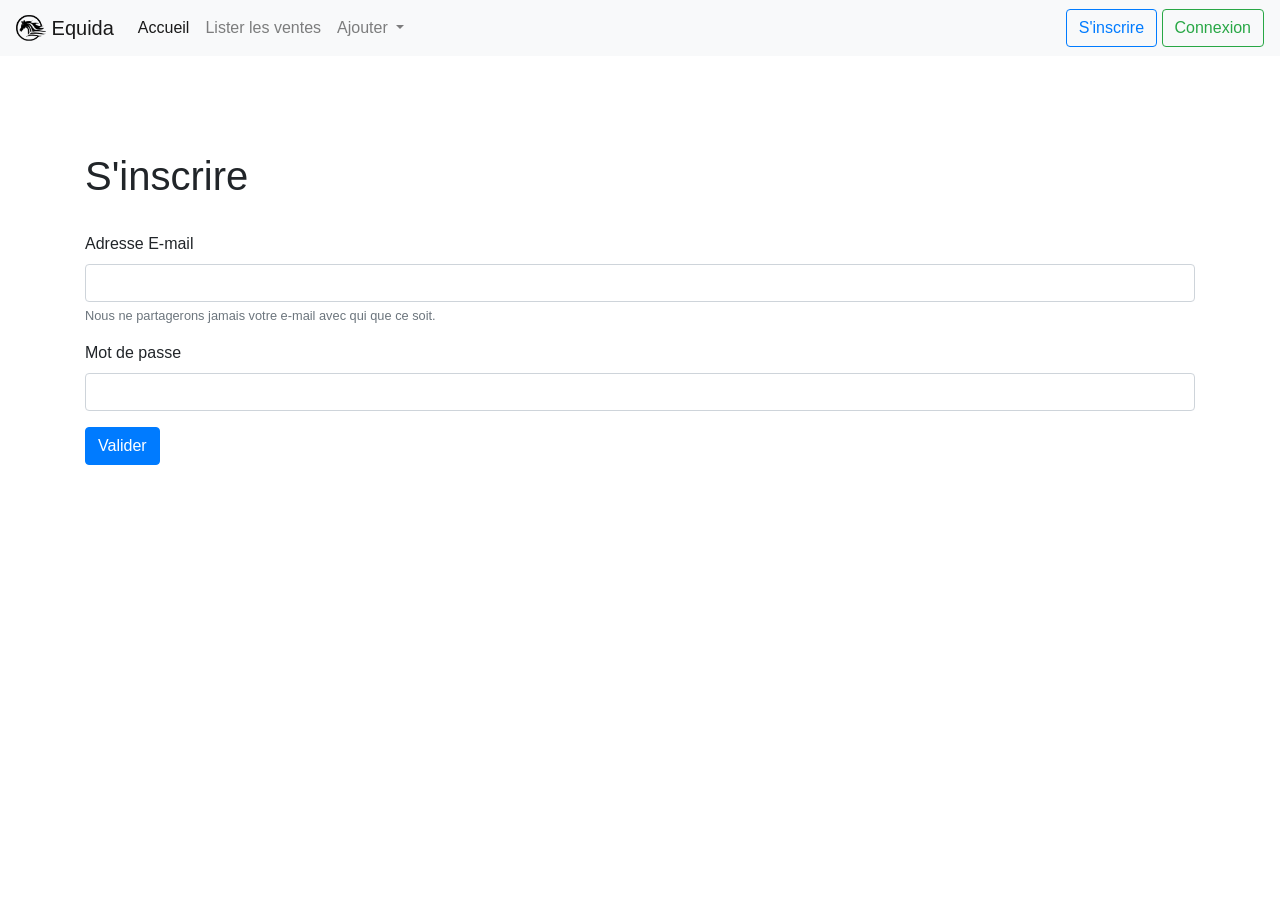
<file: web/inscription.html>
<!DOCTYPE html>
<!--
To change this license header, choose License Headers in Project Properties.
To change this template file, choose Tools | Templates
and open the template in the editor.
-->
<html>
    <head>
        <title>Inscription</title>
        <meta charset="UTF-8">
        <meta name="viewport" content="width=device-width, initial-scale=1, shrink-to-fit=no">
        <!--<LINK href="stylesheet.css" rel="stylesheet" type="text/css">-->
    </head>
    <body>        
       
       <link rel="stylesheet" href="https://stackpath.bootstrapcdn.com/bootstrap/4.5.2/css/bootstrap.min.css" integrity="sha384-JcKb8q3iqJ61gNV9KGb8thSsNjpSL0n8PARn9HuZOnIxN0hoP+VmmDGMN5t9UJ0Z" crossorigin="anonymous">

    <nav class="navbar navbar-expand-lg navbar-light bg-light">
        <a class="navbar-brand" href="index.html">
            <img src="vues/img/Logo2.png" width="30" height="30" class="d-inline-block align-top" alt="ilg">
            Equida
        </a>
  <button class="navbar-toggler" type="button" data-toggle="collapse" data-target="#navbarSupportedContent" aria-controls="navbarSupportedContent" aria-expanded="false" aria-label="Toggle navigation">
    <span class="navbar-toggler-icon"></span>
  </button>

  <div class="collapse navbar-collapse" id="navbarSupportedContent">
    <ul class="navbar-nav mr-auto">
      <li class="nav-item active">
        <a class="nav-link" href="index.html">Accueil <span class="sr-only">(current)</span></a>
      </li>
      <li class="nav-item">
        <a class="nav-link" href="ServletVentes/listerLesVentes">Lister les ventes</a>
      </li>
      <li class="nav-item dropdown">
        <a class="nav-link dropdown-toggle" href="#" id="navbarDropdown" role="button" data-toggle="dropdown" aria-haspopup="true" aria-expanded="false">
          Ajouter
        </a>
        <div class="dropdown-menu" aria-labelledby="navbarDropdown">
          <a class="dropdown-item" href="ServletClient/ajouterClient">Ajouter Client</a>
          <a class="dropdown-item" href="ServletCheval/ajouterCheval">Ajouter Cheval</a>
          <a class="dropdown-item" href="ServletAdmin/ajouterCategVente">Ajouter Catégorie</a>
           
        </div>
      </li>
    </ul>
      
      <form class="form-inline my-2 my-lg-0">
      <ul class="form-inline my-2 my-lg-0">
       <a type="button" class="btn btn-outline-primary" href="inscription.html">S'inscrire </a> &nbsp;
       <a type="button" class="btn btn-outline-success" href="connexion.html">Connexion </a>
       
      </ul>
      
     
      
   
      
  </div>
</nav>
       </br>
       </br>
       </br>
       </br>
       
        <div class="container">
           <h1> S'inscrire </h1>
       </br>
       

  <div class="form-group">
    <label for="mail">Adresse E-mail</label>
    <input type="email" class="form-control" id="mail" size="30" aria-describedby="emailHelp">
    <small id="emailHelp" class="form-text text-muted">Nous ne partagerons jamais votre e-mail avec qui que ce soit.</small>
  </div>
  <div class="form-group">
    <label for="mdp">Mot de passe</label>
    <input type="password" class="form-control" id="mdp">
  </div>
  <button type="submit" class="btn btn-primary">Valider</button>
    
       </div>
       
       
       
       
       </body>
</html>

<!-- JS, Popper.js, and jQuery -->
<script src="https://code.jquery.com/jquery-3.5.1.slim.min.js" integrity="sha384-DfXdz2htPH0lsSSs5nCTpuj/zy4C+OGpamoFVy38MVBnE+IbbVYUew+OrCXaRkfj" crossorigin="anonymous"></script>
<script src="https://cdn.jsdelivr.net/npm/popper.js@1.16.1/dist/umd/popper.min.js" integrity="sha384-9/reFTGAW83EW2RDu2S0VKaIzap3H66lZH81PoYlFhbGU+6BZp6G7niu735Sk7lN" crossorigin="anonymous"></script>
<script src="https://stackpath.bootstrapcdn.com/bootstrap/4.5.2/js/bootstrap.min.js" integrity="sha384-B4gt1jrGC7Jh4AgTPSdUtOBvfO8shuf57BaghqFfPlYxofvL8/KUEfYiJOMMV+rV" crossorigin="anonymous"></script>
</file>
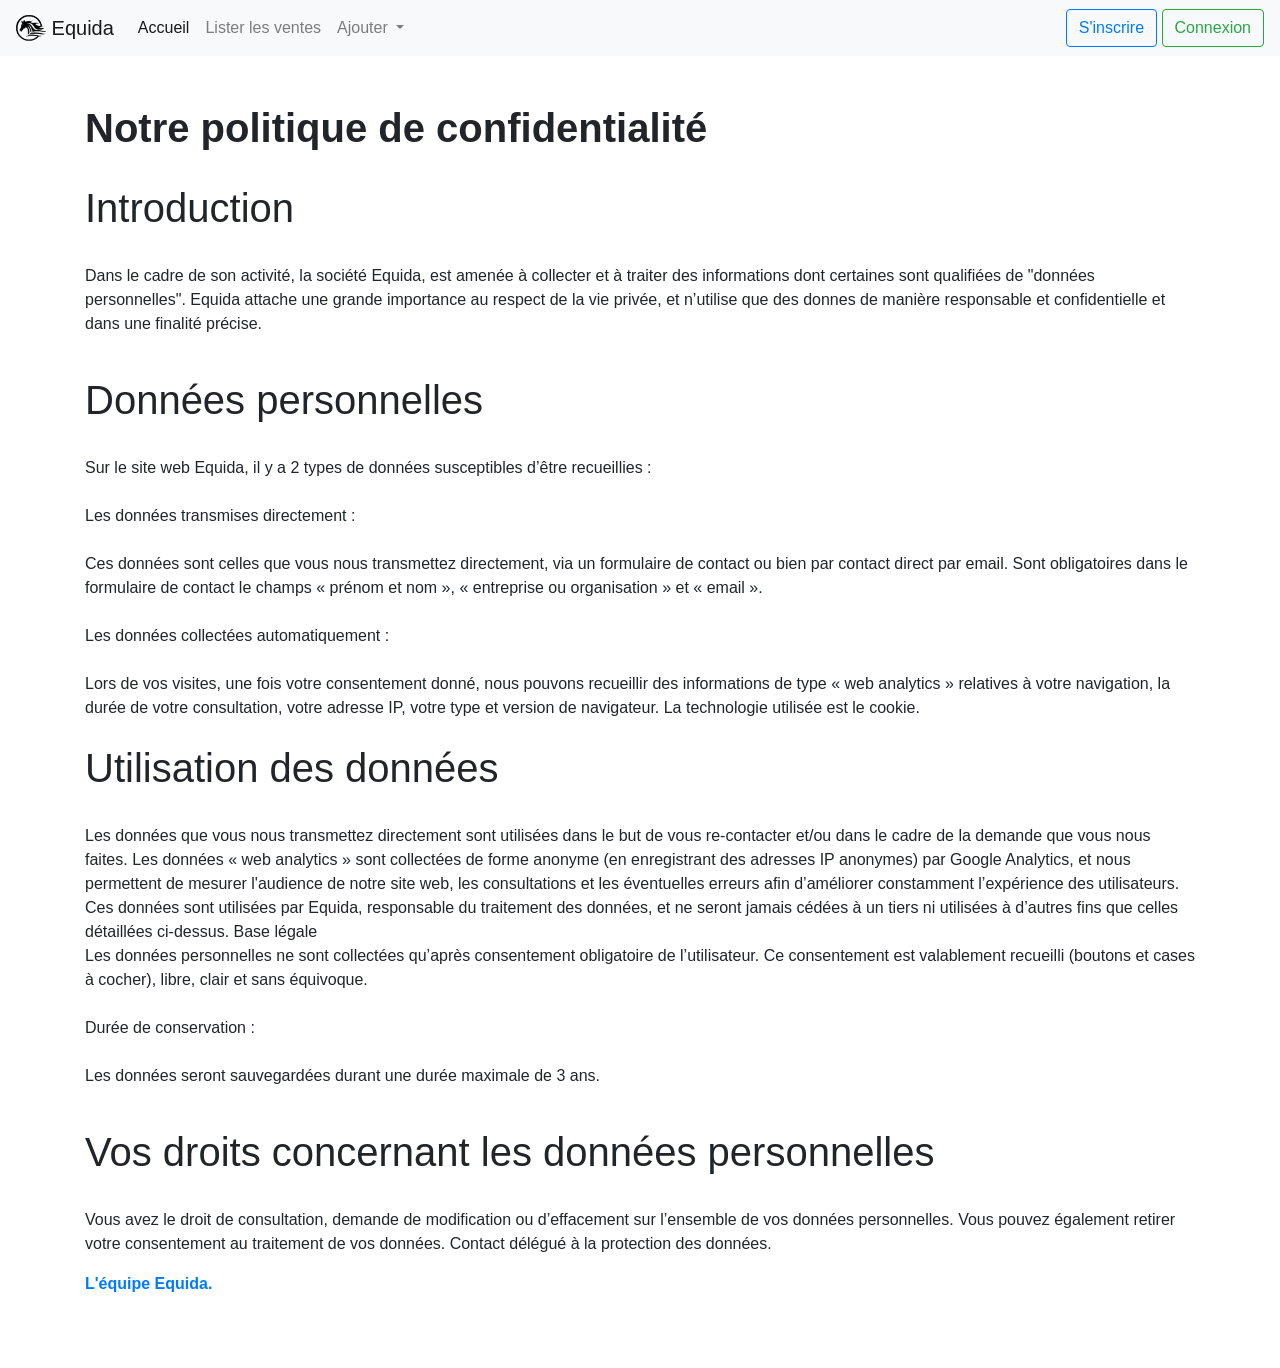
<file: web/RGPD.html>
<!DOCTYPE html>
<!--
To change this license header, choose License Headers in Project Properties.
To change this template file, choose Tools | Templates
and open the template in the editor.
-->
<html>
    <head>
        <title>Politique de confidentialité</title>
        <meta charset="UTF-8">
        <meta name="viewport" content="width=device-width, initial-scale=1, shrink-to-fit=no">
        <!--<LINK href="stylesheet.css" rel="stylesheet" type="text/css">-->
    </head>
    <body>        
       
       <link rel="stylesheet" href="https://stackpath.bootstrapcdn.com/bootstrap/4.5.2/css/bootstrap.min.css" integrity="sha384-JcKb8q3iqJ61gNV9KGb8thSsNjpSL0n8PARn9HuZOnIxN0hoP+VmmDGMN5t9UJ0Z" crossorigin="anonymous">

    <nav class="navbar navbar-expand-lg navbar-light bg-light">
        <a class="navbar-brand" href="index.html">
            <img src="vues/img/Logo2.png" width="30" height="30" class="d-inline-block align-top" alt="ilg">
            Equida
        </a>
  <button class="navbar-toggler" type="button" data-toggle="collapse" data-target="#navbarSupportedContent" aria-controls="navbarSupportedContent" aria-expanded="false" aria-label="Toggle navigation">
    <span class="navbar-toggler-icon"></span>
  </button>

  <div class="collapse navbar-collapse" id="navbarSupportedContent">
    <ul class="navbar-nav mr-auto">
      <li class="nav-item active">
        <a class="nav-link" href="index.html">Accueil <span class="sr-only">(current)</span></a>
      </li>
      <li class="nav-item">
        <a class="nav-link" href="ServletVentes/listerLesVentes">Lister les ventes</a>
      </li>
      <li class="nav-item dropdown">
        <a class="nav-link dropdown-toggle" href="#" id="navbarDropdown" role="button" data-toggle="dropdown" aria-haspopup="true" aria-expanded="false">
          Ajouter
        </a>
        <div class="dropdown-menu" aria-labelledby="navbarDropdown">
          <a class="dropdown-item" href="ServletClient/ajouterClient">Ajouter Client</a>
          <a class="dropdown-item" href="ServletCheval/ajouterCheval">Ajouter Cheval</a>
          <a class="dropdown-item" href="ServletAdmin/ajouterCategVente">Ajouter Catégorie</a>
           
        </div>
      </li>
    </ul>
      
      <form class="form-inline my-2 my-lg-0">
      <ul class="form-inline my-2 my-lg-0">
       <a type="button" class="btn btn-outline-primary" href="inscription.html">S'inscrire </a> &nbsp;
       <a type="button" class="btn btn-outline-success" href="connexion.html">Connexion </a>
       
      </ul>
      
  
      
  </div>
</nav>
                      </br>

      
       <section>
           <div class="container">
               
               </br>
               
<h1> <b>Notre politique de confidentialité </b></h1>
      

</br>
<aside>
<h1> Introduction </h1>
</br>
<p> Dans le cadre de son activité, la société Equida, est amenée à collecter et à traiter des informations dont certaines sont qualifiées de "données personnelles". Equida attache une grande importance au respect de la vie privée, et n’utilise que des donnes de manière responsable et confidentielle et dans une finalité précise.<br><br>
</aside>

<aside> 
    <h1>Données personnelles </h1><br>

Sur le site web Equida, il y a 2 types de données susceptibles d’être recueillies :<br> <br>

    Les données transmises directement :<br> <br>
    Ces données sont celles que vous nous transmettez directement, via un formulaire de contact ou bien par contact direct par email. Sont obligatoires dans le formulaire de contact le champs « prénom et nom », « entreprise ou organisation » et « email ».<br>
    <br>Les données collectées automatiquement :<br> <br>
    Lors de vos visites, une fois votre consentement donné, nous pouvons recueillir des informations de type « web analytics » relatives à votre navigation, la durée de votre consultation, votre adresse IP, votre type et version de navigateur. La technologie utilisée est le cookie.<br>


</aside>
</br>

<aside> 
    <h1> Utilisation des données </h1>
</br>

<p> Les données que vous nous transmettez directement sont utilisées dans le but de vous re-contacter et/ou dans le cadre de la demande que vous nous faites. Les données « web analytics » sont collectées de forme anonyme (en enregistrant des adresses IP anonymes) par Google Analytics, et nous permettent de mesurer l'audience de notre site web, les consultations et les éventuelles erreurs afin d’améliorer constamment l’expérience des utilisateurs. Ces données sont utilisées par Equida, responsable du traitement des données, et ne seront jamais cédées à un tiers ni utilisées à d’autres fins que celles détaillées ci-dessus.
Base légale</br>


Les données personnelles ne sont collectées qu’après consentement obligatoire de l’utilisateur. Ce consentement est valablement recueilli (boutons et cases à cocher), libre, clair et sans équivoque.
<br><br>Durée de conservation :</br><br>


Les données seront sauvegardées durant une durée maximale de 3 ans.
</p>

</aside>


<br>
<aside> 
    <h1>Vos droits concernant les données personnelles </h1></br>


<p>Vous avez le droit de consultation, demande de modification ou d’effacement sur l’ensemble de vos données personnelles. Vous pouvez également retirer votre consentement au traitement de vos données.
    Contact délégué à la protection des données.</p>

</aside>


<b class="text-primary">L'équipe Equida.</b></br></br></br></br>
  
           </div>
       </section>
    </body>
</html>

<!-- JS, Popper.js, and jQuery -->
<script src="https://code.jquery.com/jquery-3.5.1.slim.min.js" integrity="sha384-DfXdz2htPH0lsSSs5nCTpuj/zy4C+OGpamoFVy38MVBnE+IbbVYUew+OrCXaRkfj" crossorigin="anonymous"></script>
<script src="https://cdn.jsdelivr.net/npm/popper.js@1.16.1/dist/umd/popper.min.js" integrity="sha384-9/reFTGAW83EW2RDu2S0VKaIzap3H66lZH81PoYlFhbGU+6BZp6G7niu735Sk7lN" crossorigin="anonymous"></script>
<script src="https://stackpath.bootstrapcdn.com/bootstrap/4.5.2/js/bootstrap.min.js" integrity="sha384-B4gt1jrGC7Jh4AgTPSdUtOBvfO8shuf57BaghqFfPlYxofvL8/KUEfYiJOMMV+rV" crossorigin="anonymous"></script>
</file>
<file: web/vendor/simple-line-icons/css/simple-line-icons.css>
@font-face {
  font-family: 'simple-line-icons';
  src: url('../fonts/Simple-Line-Icons.eot?v=2.4.0');
  src: url('../fonts/Simple-Line-Icons.eot?v=2.4.0#iefix') format('embedded-opentype'), url('../fonts/Simple-Line-Icons.woff2?v=2.4.0') format('woff2'), url('../fonts/Simple-Line-Icons.ttf?v=2.4.0') format('truetype'), url('../fonts/Simple-Line-Icons.woff?v=2.4.0') format('woff'), url('../fonts/Simple-Line-Icons.svg?v=2.4.0#simple-line-icons') format('svg');
  font-weight: normal;
  font-style: normal;
}
/*
 Use the following CSS code if you want to have a class per icon.
 Instead of a list of all class selectors, you can use the generic [class*="icon-"] selector, but it's slower:
*/
.icon-user,
.icon-people,
.icon-user-female,
.icon-user-follow,
.icon-user-following,
.icon-user-unfollow,
.icon-login,
.icon-logout,
.icon-emotsmile,
.icon-phone,
.icon-call-end,
.icon-call-in,
.icon-call-out,
.icon-map,
.icon-location-pin,
.icon-direction,
.icon-directions,
.icon-compass,
.icon-layers,
.icon-menu,
.icon-list,
.icon-options-vertical,
.icon-options,
.icon-arrow-down,
.icon-arrow-left,
.icon-arrow-right,
.icon-arrow-up,
.icon-arrow-up-circle,
.icon-arrow-left-circle,
.icon-arrow-right-circle,
.icon-arrow-down-circle,
.icon-check,
.icon-clock,
.icon-plus,
.icon-minus,
.icon-close,
.icon-event,
.icon-exclamation,
.icon-organization,
.icon-trophy,
.icon-screen-smartphone,
.icon-screen-desktop,
.icon-plane,
.icon-notebook,
.icon-mustache,
.icon-mouse,
.icon-magnet,
.icon-energy,
.icon-disc,
.icon-cursor,
.icon-cursor-move,
.icon-crop,
.icon-chemistry,
.icon-speedometer,
.icon-shield,
.icon-screen-tablet,
.icon-magic-wand,
.icon-hourglass,
.icon-graduation,
.icon-ghost,
.icon-game-controller,
.icon-fire,
.icon-eyeglass,
.icon-envelope-open,
.icon-envelope-letter,
.icon-bell,
.icon-badge,
.icon-anchor,
.icon-wallet,
.icon-vector,
.icon-speech,
.icon-puzzle,
.icon-printer,
.icon-present,
.icon-playlist,
.icon-pin,
.icon-picture,
.icon-handbag,
.icon-globe-alt,
.icon-globe,
.icon-folder-alt,
.icon-folder,
.icon-film,
.icon-feed,
.icon-drop,
.icon-drawer,
.icon-docs,
.icon-doc,
.icon-diamond,
.icon-cup,
.icon-calculator,
.icon-bubbles,
.icon-briefcase,
.icon-book-open,
.icon-basket-loaded,
.icon-basket,
.icon-bag,
.icon-action-undo,
.icon-action-redo,
.icon-wrench,
.icon-umbrella,
.icon-trash,
.icon-tag,
.icon-support,
.icon-frame,
.icon-size-fullscreen,
.icon-size-actual,
.icon-shuffle,
.icon-share-alt,
.icon-share,
.icon-rocket,
.icon-question,
.icon-pie-chart,
.icon-pencil,
.icon-note,
.icon-loop,
.icon-home,
.icon-grid,
.icon-graph,
.icon-microphone,
.icon-music-tone-alt,
.icon-music-tone,
.icon-earphones-alt,
.icon-earphones,
.icon-equalizer,
.icon-like,
.icon-dislike,
.icon-control-start,
.icon-control-rewind,
.icon-control-play,
.icon-control-pause,
.icon-control-forward,
.icon-control-end,
.icon-volume-1,
.icon-volume-2,
.icon-volume-off,
.icon-calendar,
.icon-bulb,
.icon-chart,
.icon-ban,
.icon-bubble,
.icon-camrecorder,
.icon-camera,
.icon-cloud-download,
.icon-cloud-upload,
.icon-envelope,
.icon-eye,
.icon-flag,
.icon-heart,
.icon-info,
.icon-key,
.icon-link,
.icon-lock,
.icon-lock-open,
.icon-magnifier,
.icon-magnifier-add,
.icon-magnifier-remove,
.icon-paper-clip,
.icon-paper-plane,
.icon-power,
.icon-refresh,
.icon-reload,
.icon-settings,
.icon-star,
.icon-symbol-female,
.icon-symbol-male,
.icon-target,
.icon-credit-card,
.icon-paypal,
.icon-social-tumblr,
.icon-social-twitter,
.icon-social-facebook,
.icon-social-instagram,
.icon-social-linkedin,
.icon-social-pinterest,
.icon-social-github,
.icon-social-google,
.icon-social-reddit,
.icon-social-skype,
.icon-social-dribbble,
.icon-social-behance,
.icon-social-foursqare,
.icon-social-soundcloud,
.icon-social-spotify,
.icon-social-stumbleupon,
.icon-social-youtube,
.icon-social-dropbox,
.icon-social-vkontakte,
.icon-social-steam {
  font-family: 'simple-line-icons';
  speak: none;
  font-style: normal;
  font-weight: normal;
  font-variant: normal;
  text-transform: none;
  line-height: 1;
  /* Better Font Rendering =========== */
  -webkit-font-smoothing: antialiased;
  -moz-osx-font-smoothing: grayscale;
}
.icon-user:before {
  content: "\e005";
}
.icon-people:before {
  content: "\e001";
}
.icon-user-female:before {
  content: "\e000";
}
.icon-user-follow:before {
  content: "\e002";
}
.icon-user-following:before {
  content: "\e003";
}
.icon-user-unfollow:before {
  content: "\e004";
}
.icon-login:before {
  content: "\e066";
}
.icon-logout:before {
  content: "\e065";
}
.icon-emotsmile:before {
  content: "\e021";
}
.icon-phone:before {
  content: "\e600";
}
.icon-call-end:before {
  content: "\e048";
}
.icon-call-in:before {
  content: "\e047";
}
.icon-call-out:before {
  content: "\e046";
}
.icon-map:before {
  content: "\e033";
}
.icon-location-pin:before {
  content: "\e096";
}
.icon-direction:before {
  content: "\e042";
}
.icon-directions:before {
  content: "\e041";
}
.icon-compass:before {
  content: "\e045";
}
.icon-layers:before {
  content: "\e034";
}
.icon-menu:before {
  content: "\e601";
}
.icon-list:before {
  content: "\e067";
}
.icon-options-vertical:before {
  content: "\e602";
}
.icon-options:before {
  content: "\e603";
}
.icon-arrow-down:before {
  content: "\e604";
}
.icon-arrow-left:before {
  content: "\e605";
}
.icon-arrow-right:before {
  content: "\e606";
}
.icon-arrow-up:before {
  content: "\e607";
}
.icon-arrow-up-circle:before {
  content: "\e078";
}
.icon-arrow-left-circle:before {
  content: "\e07a";
}
.icon-arrow-right-circle:before {
  content: "\e079";
}
.icon-arrow-down-circle:before {
  content: "\e07b";
}
.icon-check:before {
  content: "\e080";
}
.icon-clock:before {
  content: "\e081";
}
.icon-plus:before {
  content: "\e095";
}
.icon-minus:before {
  content: "\e615";
}
.icon-close:before {
  content: "\e082";
}
.icon-event:before {
  content: "\e619";
}
.icon-exclamation:before {
  content: "\e617";
}
.icon-organization:before {
  content: "\e616";
}
.icon-trophy:before {
  content: "\e006";
}
.icon-screen-smartphone:before {
  content: "\e010";
}
.icon-screen-desktop:before {
  content: "\e011";
}
.icon-plane:before {
  content: "\e012";
}
.icon-notebook:before {
  content: "\e013";
}
.icon-mustache:before {
  content: "\e014";
}
.icon-mouse:before {
  content: "\e015";
}
.icon-magnet:before {
  content: "\e016";
}
.icon-energy:before {
  content: "\e020";
}
.icon-disc:before {
  content: "\e022";
}
.icon-cursor:before {
  content: "\e06e";
}
.icon-cursor-move:before {
  content: "\e023";
}
.icon-crop:before {
  content: "\e024";
}
.icon-chemistry:before {
  content: "\e026";
}
.icon-speedometer:before {
  content: "\e007";
}
.icon-shield:before {
  content: "\e00e";
}
.icon-screen-tablet:before {
  content: "\e00f";
}
.icon-magic-wand:before {
  content: "\e017";
}
.icon-hourglass:before {
  content: "\e018";
}
.icon-graduation:before {
  content: "\e019";
}
.icon-ghost:before {
  content: "\e01a";
}
.icon-game-controller:before {
  content: "\e01b";
}
.icon-fire:before {
  content: "\e01c";
}
.icon-eyeglass:before {
  content: "\e01d";
}
.icon-envelope-open:before {
  content: "\e01e";
}
.icon-envelope-letter:before {
  content: "\e01f";
}
.icon-bell:before {
  content: "\e027";
}
.icon-badge:before {
  content: "\e028";
}
.icon-anchor:before {
  content: "\e029";
}
.icon-wallet:before {
  content: "\e02a";
}
.icon-vector:before {
  content: "\e02b";
}
.icon-speech:before {
  content: "\e02c";
}
.icon-puzzle:before {
  content: "\e02d";
}
.icon-printer:before {
  content: "\e02e";
}
.icon-present:before {
  content: "\e02f";
}
.icon-playlist:before {
  content: "\e030";
}
.icon-pin:before {
  content: "\e031";
}
.icon-picture:before {
  content: "\e032";
}
.icon-handbag:before {
  content: "\e035";
}
.icon-globe-alt:before {
  content: "\e036";
}
.icon-globe:before {
  content: "\e037";
}
.icon-folder-alt:before {
  content: "\e039";
}
.icon-folder:before {
  content: "\e089";
}
.icon-film:before {
  content: "\e03a";
}
.icon-feed:before {
  content: "\e03b";
}
.icon-drop:before {
  content: "\e03e";
}
.icon-drawer:before {
  content: "\e03f";
}
.icon-docs:before {
  content: "\e040";
}
.icon-doc:before {
  content: "\e085";
}
.icon-diamond:before {
  content: "\e043";
}
.icon-cup:before {
  content: "\e044";
}
.icon-calculator:before {
  content: "\e049";
}
.icon-bubbles:before {
  content: "\e04a";
}
.icon-briefcase:before {
  content: "\e04b";
}
.icon-book-open:before {
  content: "\e04c";
}
.icon-basket-loaded:before {
  content: "\e04d";
}
.icon-basket:before {
  content: "\e04e";
}
.icon-bag:before {
  content: "\e04f";
}
.icon-action-undo:before {
  content: "\e050";
}
.icon-action-redo:before {
  content: "\e051";
}
.icon-wrench:before {
  content: "\e052";
}
.icon-umbrella:before {
  content: "\e053";
}
.icon-trash:before {
  content: "\e054";
}
.icon-tag:before {
  content: "\e055";
}
.icon-support:before {
  content: "\e056";
}
.icon-frame:before {
  content: "\e038";
}
.icon-size-fullscreen:before {
  content: "\e057";
}
.icon-size-actual:before {
  content: "\e058";
}
.icon-shuffle:before {
  content: "\e059";
}
.icon-share-alt:before {
  content: "\e05a";
}
.icon-share:before {
  content: "\e05b";
}
.icon-rocket:before {
  content: "\e05c";
}
.icon-question:before {
  content: "\e05d";
}
.icon-pie-chart:before {
  content: "\e05e";
}
.icon-pencil:before {
  content: "\e05f";
}
.icon-note:before {
  content: "\e060";
}
.icon-loop:before {
  content: "\e064";
}
.icon-home:before {
  content: "\e069";
}
.icon-grid:before {
  content: "\e06a";
}
.icon-graph:before {
  content: "\e06b";
}
.icon-microphone:before {
  content: "\e063";
}
.icon-music-tone-alt:before {
  content: "\e061";
}
.icon-music-tone:before {
  content: "\e062";
}
.icon-earphones-alt:before {
  content: "\e03c";
}
.icon-earphones:before {
  content: "\e03d";
}
.icon-equalizer:before {
  content: "\e06c";
}
.icon-like:before {
  content: "\e068";
}
.icon-dislike:before {
  content: "\e06d";
}
.icon-control-start:before {
  content: "\e06f";
}
.icon-control-rewind:before {
  content: "\e070";
}
.icon-control-play:before {
  content: "\e071";
}
.icon-control-pause:before {
  content: "\e072";
}
.icon-control-forward:before {
  content: "\e073";
}
.icon-control-end:before {
  content: "\e074";
}
.icon-volume-1:before {
  content: "\e09f";
}
.icon-volume-2:before {
  content: "\e0a0";
}
.icon-volume-off:before {
  content: "\e0a1";
}
.icon-calendar:before {
  content: "\e075";
}
.icon-bulb:before {
  content: "\e076";
}
.icon-chart:before {
  content: "\e077";
}
.icon-ban:before {
  content: "\e07c";
}
.icon-bubble:before {
  content: "\e07d";
}
.icon-camrecorder:before {
  content: "\e07e";
}
.icon-camera:before {
  content: "\e07f";
}
.icon-cloud-download:before {
  content: "\e083";
}
.icon-cloud-upload:before {
  content: "\e084";
}
.icon-envelope:before {
  content: "\e086";
}
.icon-eye:before {
  content: "\e087";
}
.icon-flag:before {
  content: "\e088";
}
.icon-heart:before {
  content: "\e08a";
}
.icon-info:before {
  content: "\e08b";
}
.icon-key:before {
  content: "\e08c";
}
.icon-link:before {
  content: "\e08d";
}
.icon-lock:before {
  content: "\e08e";
}
.icon-lock-open:before {
  content: "\e08f";
}
.icon-magnifier:before {
  content: "\e090";
}
.icon-magnifier-add:before {
  content: "\e091";
}
.icon-magnifier-remove:before {
  content: "\e092";
}
.icon-paper-clip:before {
  content: "\e093";
}
.icon-paper-plane:before {
  content: "\e094";
}
.icon-power:before {
  content: "\e097";
}
.icon-refresh:before {
  content: "\e098";
}
.icon-reload:before {
  content: "\e099";
}
.icon-settings:before {
  content: "\e09a";
}
.icon-star:before {
  content: "\e09b";
}
.icon-symbol-female:before {
  content: "\e09c";
}
.icon-symbol-male:before {
  content: "\e09d";
}
.icon-target:before {
  content: "\e09e";
}
.icon-credit-card:before {
  content: "\e025";
}
.icon-paypal:before {
  content: "\e608";
}
.icon-social-tumblr:before {
  content: "\e00a";
}
.icon-social-twitter:before {
  content: "\e009";
}
.icon-social-facebook:before {
  content: "\e00b";
}
.icon-social-instagram:before {
  content: "\e609";
}
.icon-social-linkedin:before {
  content: "\e60a";
}
.icon-social-pinterest:before {
  content: "\e60b";
}
.icon-social-github:before {
  content: "\e60c";
}
.icon-social-google:before {
  content: "\e60d";
}
.icon-social-reddit:before {
  content: "\e60e";
}
.icon-social-skype:before {
  content: "\e60f";
}
.icon-social-dribbble:before {
  content: "\e00d";
}
.icon-social-behance:before {
  content: "\e610";
}
.icon-social-foursqare:before {
  content: "\e611";
}
.icon-social-soundcloud:before {
  content: "\e612";
}
.icon-social-spotify:before {
  content: "\e613";
}
.icon-social-stumbleupon:before {
  content: "\e614";
}
.icon-social-youtube:before {
  content: "\e008";
}
.icon-social-dropbox:before {
  content: "\e00c";
}
.icon-social-vkontakte:before {
  content: "\e618";
}
.icon-social-steam:before {
  content: "\e620";
}
</file>
<file: web/stylesheet.css>
/*
To change this license header, choose License Headers in Project Properties.
To change this template file, choose Tools | Templates
and open the template in the editor.
*/
/* 
    Created on : 6 oct. 2020, 08:26:39
    Author     : sio2
*/

div{
    font-size: 250%;
    text-decoration:underline;
    text-align: center
}

nav ul{
    padding: 0px;
    margin: 0px;
    list-style-type:none;
    background-color:#333333;
    text-align: center;
}

nav li{
    display:inline-block;
    width:200px;
    height:40px;
    margin:0px;
    padding:0px;
    border-right:1px solid #CCCCCC;
    text-align: center;
    line-height:40px;
}

nav li :hover{
    background-color:#3388BB;
}

nav li a{
    display:block;
    text-decoration:none;
    color:#FFFFFF;
}

title{
    font-size: 250%;
    text-decoration:underline;
    text-align: center
}
</file>
<file: web/css/landing-page.min.css>
/*!
 * Start Bootstrap - Landing Page v5.0.8 (https://startbootstrap.com/themes/landing-page)
 * Copyright 2013-2020 Start Bootstrap
 * Licensed under MIT (https://github.com/StartBootstrap/startbootstrap-landing-page/blob/master/LICENSE)
 */body{font-family:Lato,'Helvetica Neue',Helvetica,Arial,sans-serif}h1,h2,h3,h4,h5,h6{font-family:Lato,'Helvetica Neue',Helvetica,Arial,sans-serif;font-weight:700}header.masthead{position:relative;background-color:#343a40;background:url(../img/bg-masthead.jpg) no-repeat center center;background-size:cover;padding-top:8rem;padding-bottom:8rem}header.masthead .overlay{position:absolute;background-color:#212529;height:100%;width:100%;top:0;left:0;opacity:.3}header.masthead h1{font-size:2rem}@media (min-width:768px){header.masthead{padding-top:12rem;padding-bottom:12rem}header.masthead h1{font-size:3rem}}.showcase .showcase-text{padding:3rem}.showcase .showcase-img{min-height:30rem;background-size:cover}@media (min-width:768px){.showcase .showcase-text{padding:7rem}}.features-icons{padding-top:7rem;padding-bottom:7rem}.features-icons .features-icons-item{max-width:20rem}.features-icons .features-icons-item .features-icons-icon{height:7rem}.features-icons .features-icons-item .features-icons-icon i{font-size:4.5rem}.features-icons .features-icons-item:hover .features-icons-icon i{font-size:5rem}.testimonials{padding-top:7rem;padding-bottom:7rem}.testimonials .testimonial-item{max-width:18rem}.testimonials .testimonial-item img{max-width:12rem;box-shadow:0 5px 5px 0 #adb5bd}.call-to-action{position:relative;background-color:#343a40;background:url(../img/bg-masthead.jpg) no-repeat center center;background-size:cover;padding-top:7rem;padding-bottom:7rem}.call-to-action .overlay{position:absolute;background-color:#212529;height:100%;width:100%;top:0;left:0;opacity:.3}footer.footer{padding-top:4rem;padding-bottom:4rem}
</file>
<file: web/css/landing-page.css>
/*!
 * Start Bootstrap - Landing Page v5.0.8 (https://startbootstrap.com/themes/landing-page)
 * Copyright 2013-2020 Start Bootstrap
 * Licensed under MIT (https://github.com/StartBootstrap/startbootstrap-landing-page/blob/master/LICENSE)
 */

body {
  font-family: 'Lato', 'Helvetica Neue', Helvetica, Arial, sans-serif;
}

h1,
h2,
h3,
h4,
h5,
h6 {
  font-family: 'Lato', 'Helvetica Neue', Helvetica, Arial, sans-serif;
  font-weight: 700;
}

header.masthead {
  position: relative;
  background-color: #343a40;
  background: url("../img/bg-masthead.jpg") no-repeat center center;
  background-size: cover;
  padding-top: 8rem;
  padding-bottom: 8rem;
}

header.masthead .overlay {
  position: absolute;
  background-color: #212529;
  height: 100%;
  width: 100%;
  top: 0;
  left: 0;
  opacity: 0.3;
}

header.masthead h1 {
  font-size: 2rem;
}

@media (min-width: 768px) {
  header.masthead {
    padding-top: 12rem;
    padding-bottom: 12rem;
  }
  header.masthead h1 {
    font-size: 3rem;
  }
}

.showcase .showcase-text {
  padding: 3rem;
}

.showcase .showcase-img {
  min-height: 30rem;
  background-size: cover;
}

@media (min-width: 768px) {
  .showcase .showcase-text {
    padding: 7rem;
  }
}

.features-icons {
  padding-top: 7rem;
  padding-bottom: 7rem;
}

.features-icons .features-icons-item {
  max-width: 20rem;
}

.features-icons .features-icons-item .features-icons-icon {
  height: 7rem;
}

.features-icons .features-icons-item .features-icons-icon i {
  font-size: 4.5rem;
}

.features-icons .features-icons-item:hover .features-icons-icon i {
  font-size: 5rem;
}

.testimonials {
  padding-top: 7rem;
  padding-bottom: 7rem;
}

.testimonials .testimonial-item {
  max-width: 18rem;
}

.testimonials .testimonial-item img {
  max-width: 12rem;
  box-shadow: 0px 5px 5px 0px #adb5bd;
}

.call-to-action {
  position: relative;
  background-color: #343a40;
  background: url("../img/bg-masthead.jpg") no-repeat center center;
  background-size: cover;
  padding-top: 7rem;
  padding-bottom: 7rem;
}

.call-to-action .overlay {
  position: absolute;
  background-color: #212529;
  height: 100%;
  width: 100%;
  top: 0;
  left: 0;
  opacity: 0.3;
}

footer.footer {
  padding-top: 4rem;
  padding-bottom: 4rem;
}

.btBleu {
        width:110px;
	cursor:pointer;
	text-transform:capitalize;
	border:none;
	padding:6px;
	border-radius:2px;
	box-shadow:2px 2px 6px #999;
	background: #478bf9;
	font:bold 13px Arial;
	color:#fff;
}
</file>
